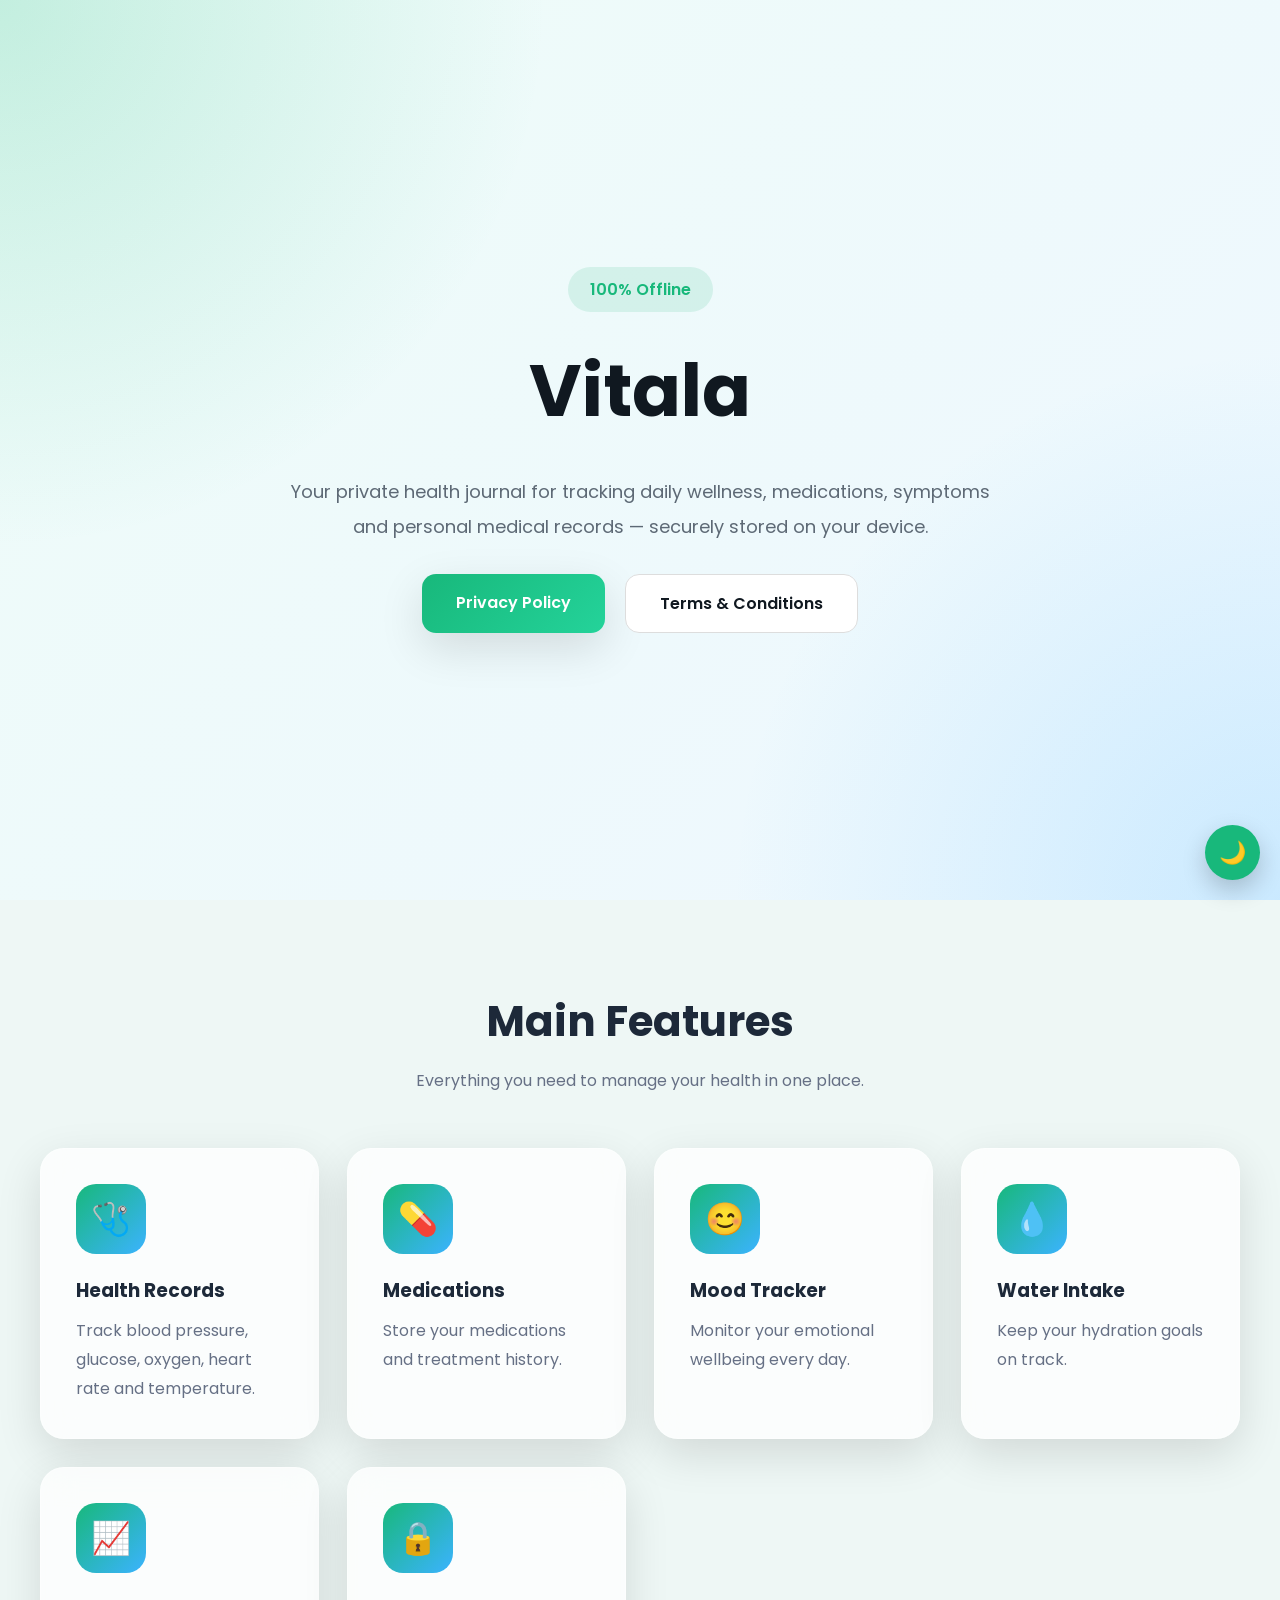
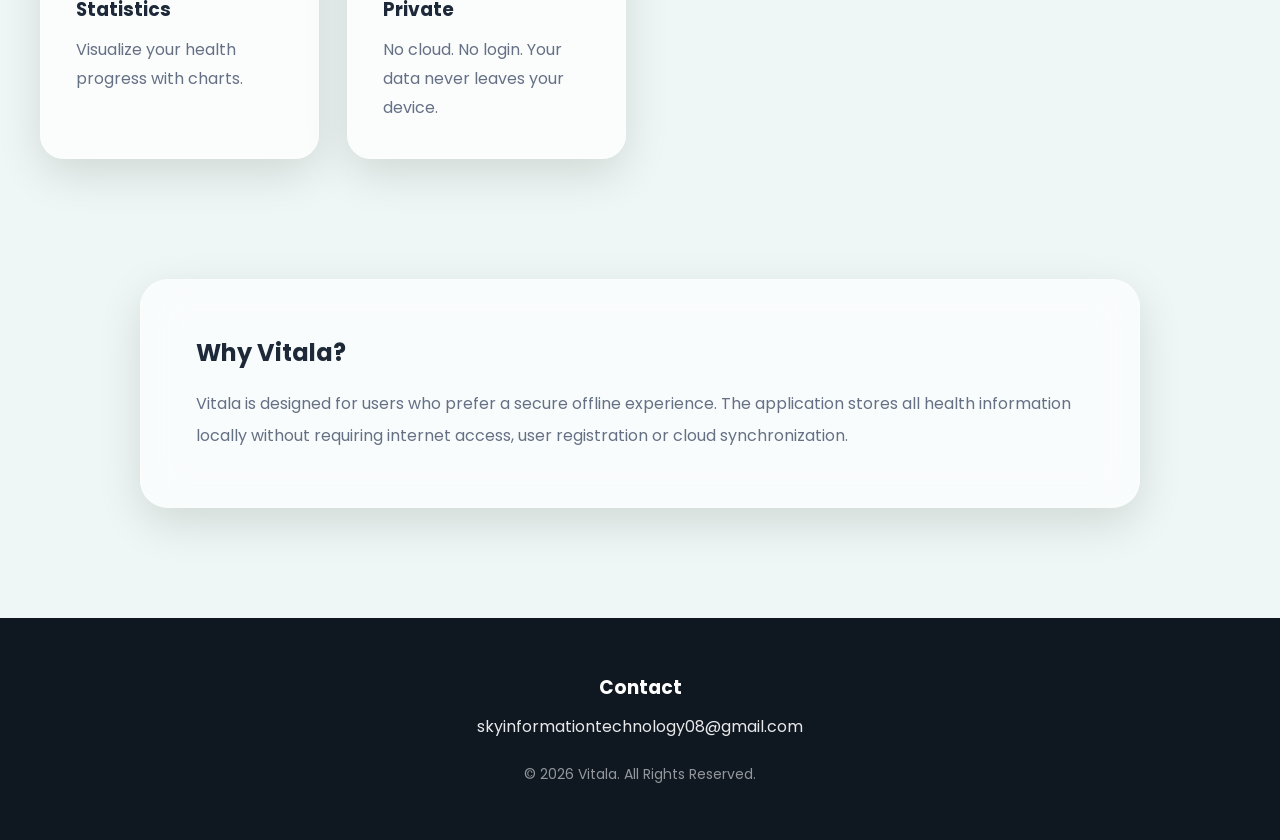
<file: docs/index.html>
<!DOCTYPE html>
<html lang="en">

<head>
    <meta charset="UTF-8">
    <meta name="viewport" content="width=device-width, initial-scale=1.0">
    <title>Vitala - Health Journal</title>

    <link rel="stylesheet" href="styles.css">

    <link rel="preconnect" href="https://fonts.googleapis.com">
    <link rel="preconnect" href="https://fonts.gstatic.com" crossorigin>

    <link href="https://fonts.googleapis.com/css2?family=Poppins:wght@300;400;500;600;700&display=swap"
          rel="stylesheet">
</head>

<body>

<div class="background"></div>

<header class="hero">

    <div class="hero-content">

        <span class="badge">100% Offline</span>

        <h1>Vitala</h1>

        <p>
            Your private health journal for tracking daily wellness,
            medications, symptoms and personal medical records —
            securely stored on your device.
        </p>

        <div class="hero-buttons">

            <a href="privacy-policy.html" class="primary-btn">
                Privacy Policy
            </a>

            <a href="terms-conditions.html" class="secondary-btn">
                Terms & Conditions
            </a>

        </div>

    </div>

</header>

<section class="features">

    <div class="section-title">
        <h2>Main Features</h2>
        <p>Everything you need to manage your health in one place.</p>
    </div>

    <div class="grid">

        <div class="card">
            <div class="icon">🩺</div>
            <h3>Health Records</h3>
            <p>Track blood pressure, glucose, oxygen, heart rate and temperature.</p>
        </div>

        <div class="card">
            <div class="icon">💊</div>
            <h3>Medications</h3>
            <p>Store your medications and treatment history.</p>
        </div>

        <div class="card">
            <div class="icon">😊</div>
            <h3>Mood Tracker</h3>
            <p>Monitor your emotional wellbeing every day.</p>
        </div>

        <div class="card">
            <div class="icon">💧</div>
            <h3>Water Intake</h3>
            <p>Keep your hydration goals on track.</p>
        </div>

        <div class="card">
            <div class="icon">📈</div>
            <h3>Statistics</h3>
            <p>Visualize your health progress with charts.</p>
        </div>

        <div class="card">
            <div class="icon">🔒</div>
            <h3>Private</h3>
            <p>No cloud. No login. Your data never leaves your device.</p>
        </div>

    </div>

</section>

<section class="info">

    <div class="glass-card">

        <h2>Why Vitala?</h2>

        <p>
            Vitala is designed for users who prefer a secure offline experience.
            The application stores all health information locally without requiring
            internet access, user registration or cloud synchronization.
        </p>

    </div>

</section>

<footer>

    <h3>Contact</h3>

    <p>
        skyinformationtechnology08@gmail.com
    </p>

    <p class="copyright">

        © 2026 Vitala. All Rights Reserved.

    </p>

</footer>

<script src="app.js"></script>

</body>

</html>
</file>
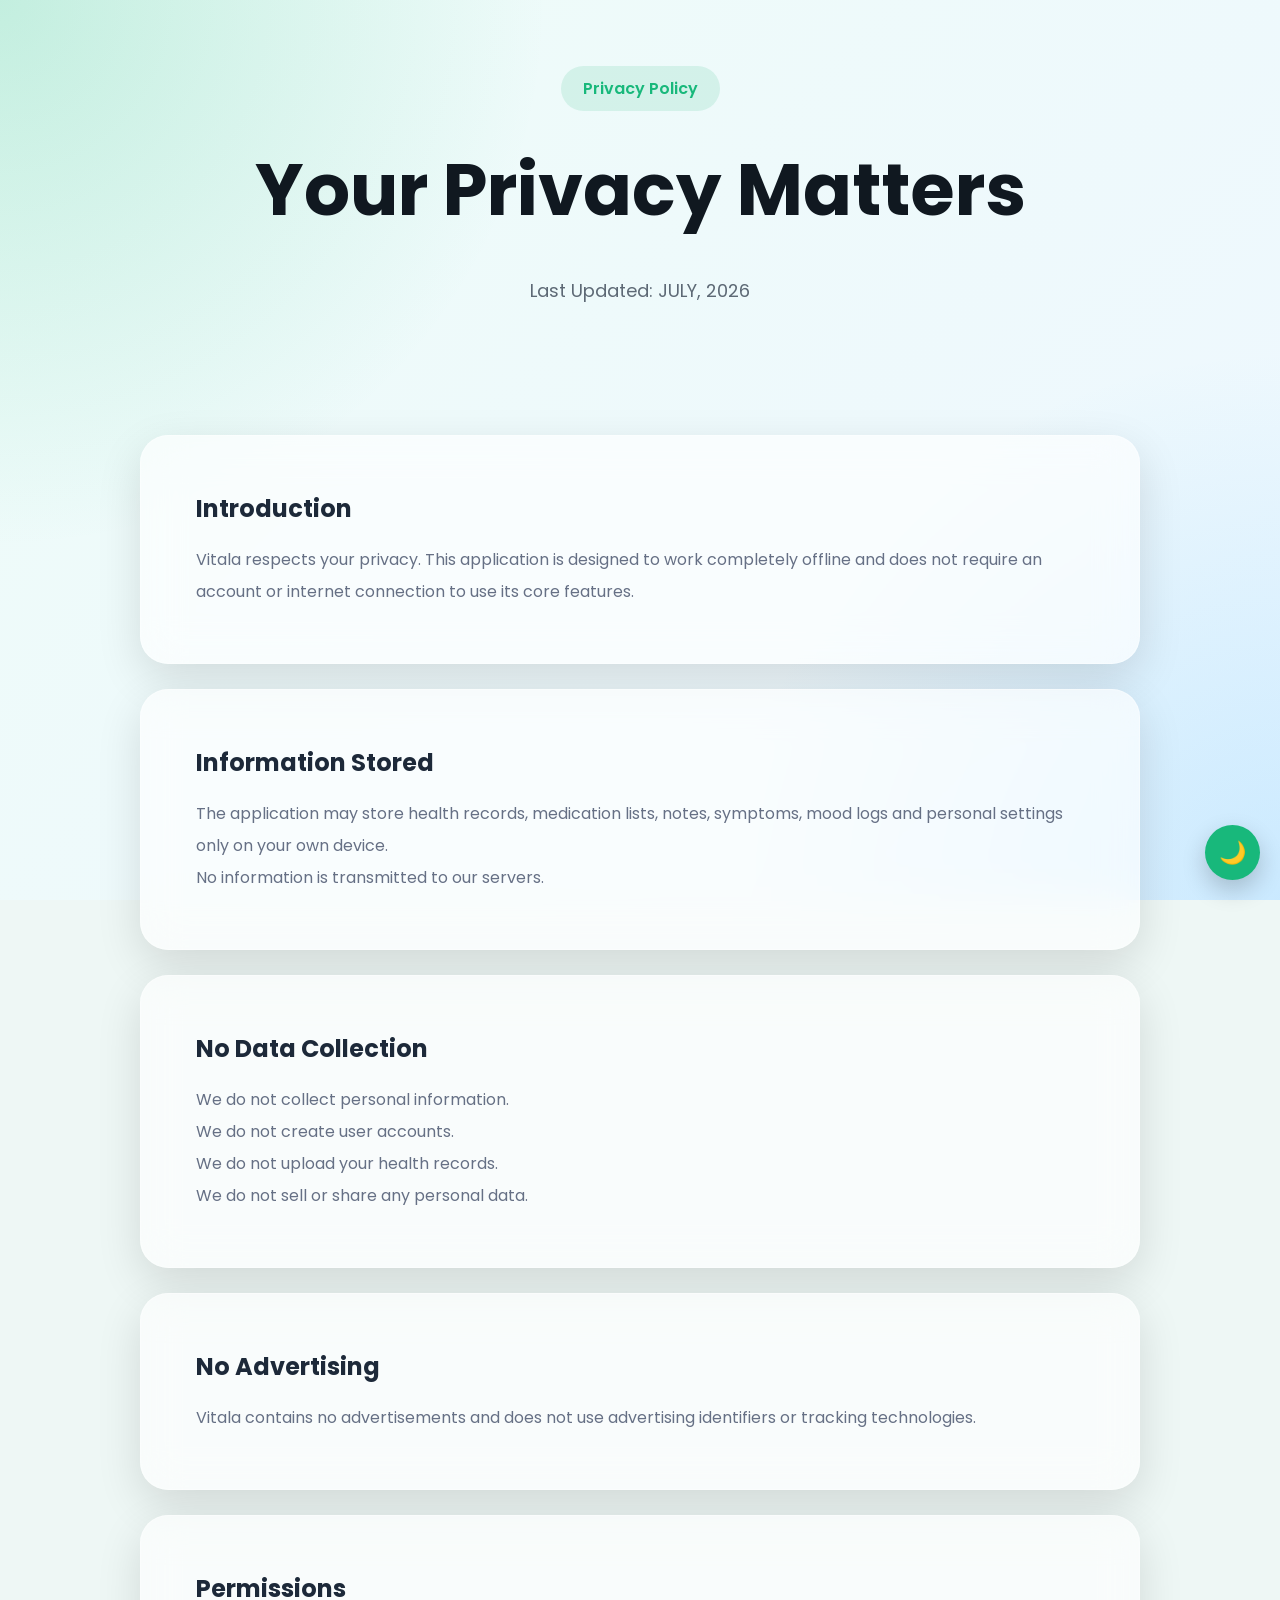
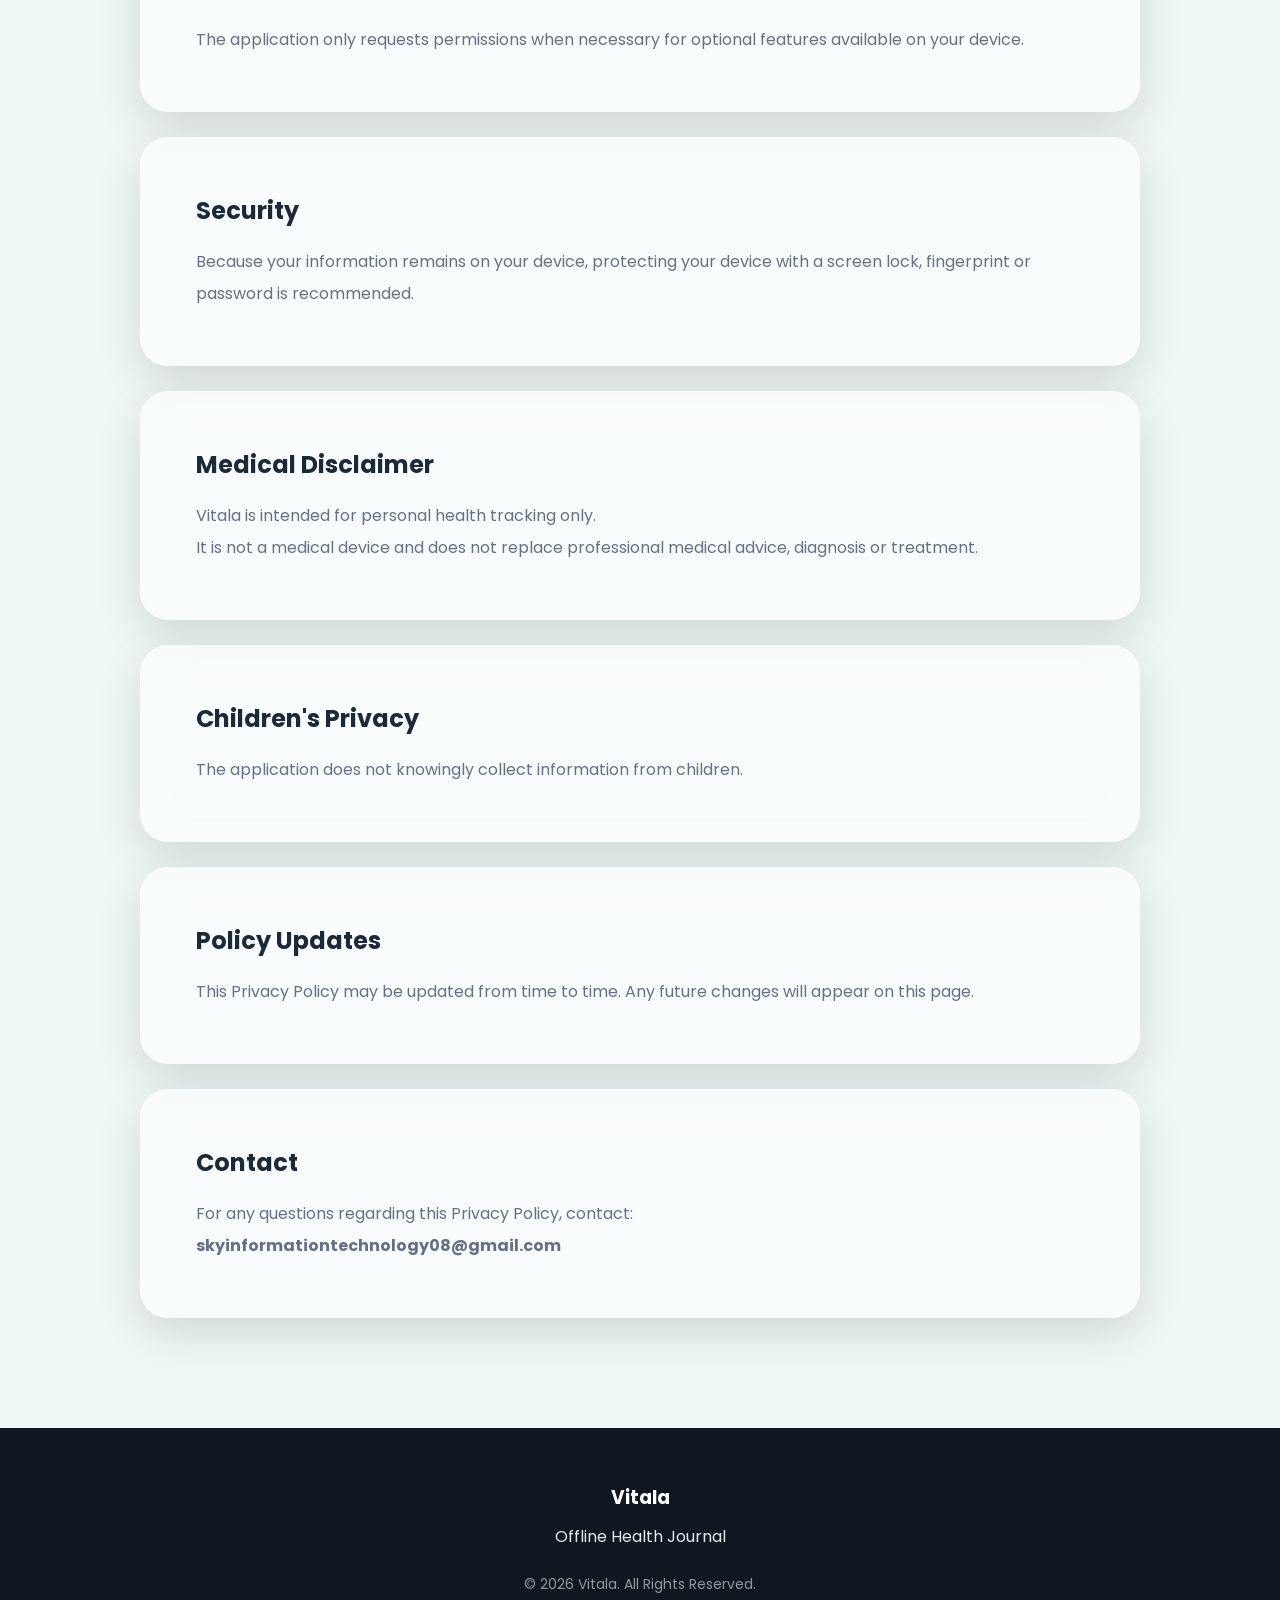
<file: docs/privacy-policy.html>
<!DOCTYPE html>
<html lang="en">

<head>
    <meta charset="UTF-8">
    <meta name="viewport" content="width=device-width, initial-scale=1.0">
    <title>Privacy Policy - Vitala</title>

    <link rel="stylesheet" href="styles.css">

    <link rel="preconnect" href="https://fonts.googleapis.com">
    <link href="https://fonts.googleapis.com/css2?family=Poppins:wght@300;400;500;600;700&display=swap"
          rel="stylesheet">
</head>

<body>

<div class="background"></div>

<section class="hero" style="min-height:45vh;">

    <div class="hero-content">

        <span class="badge">Privacy Policy</span>

        <h1>Your Privacy Matters</h1>

        <p>
            Last Updated: JULY, 2026
        </p>

    </div>

</section>

<section class="info">

    <div class="glass-card">

        <h2>Introduction</h2>

        <p>

            Vitala respects your privacy. This application is designed to work completely offline and does not require an account or internet connection to use its core features.

        </p>

    </div>

    <br>

    <div class="glass-card">

        <h2>Information Stored</h2>

        <p>

            The application may store health records, medication lists, notes, symptoms, mood logs and personal settings only on your own device.

        </p>

        <p>

            No information is transmitted to our servers.

        </p>

    </div>

    <br>

    <div class="glass-card">

        <h2>No Data Collection</h2>

        <p>

            We do not collect personal information.

        </p>

        <p>

            We do not create user accounts.

        </p>

        <p>

            We do not upload your health records.

        </p>

        <p>

            We do not sell or share any personal data.

        </p>

    </div>

    <br>

    <div class="glass-card">

        <h2>No Advertising</h2>

        <p>

            Vitala contains no advertisements and does not use advertising identifiers or tracking technologies.

        </p>

    </div>

    <br>

    <div class="glass-card">

        <h2>Permissions</h2>

        <p>

            The application only requests permissions when necessary for optional features available on your device.

        </p>

    </div>

    <br>

    <div class="glass-card">

        <h2>Security</h2>

        <p>

            Because your information remains on your device, protecting your device with a screen lock, fingerprint or password is recommended.

        </p>

    </div>

    <br>

    <div class="glass-card">

        <h2>Medical Disclaimer</h2>

        <p>

            Vitala is intended for personal health tracking only.

        </p>

        <p>

            It is not a medical device and does not replace professional medical advice, diagnosis or treatment.

        </p>

    </div>

    <br>

    <div class="glass-card">

        <h2>Children's Privacy</h2>

        <p>

            The application does not knowingly collect information from children.

        </p>

    </div>

    <br>

    <div class="glass-card">

        <h2>Policy Updates</h2>

        <p>

            This Privacy Policy may be updated from time to time. Any future changes will appear on this page.

        </p>

    </div>

    <br>

    <div class="glass-card">

        <h2>Contact</h2>

        <p>

            For any questions regarding this Privacy Policy, contact:

        </p>

        <p>

            <strong>skyinformationtechnology08@gmail.com</strong>

        </p>

    </div>

</section>

<footer>

    <h3>Vitala</h3>

    <p>Offline Health Journal</p>

    <p class="copyright">

        © 2026 Vitala. All Rights Reserved.

    </p>

</footer>

<script src="app.js"></script>

</body>

</html>
</file>
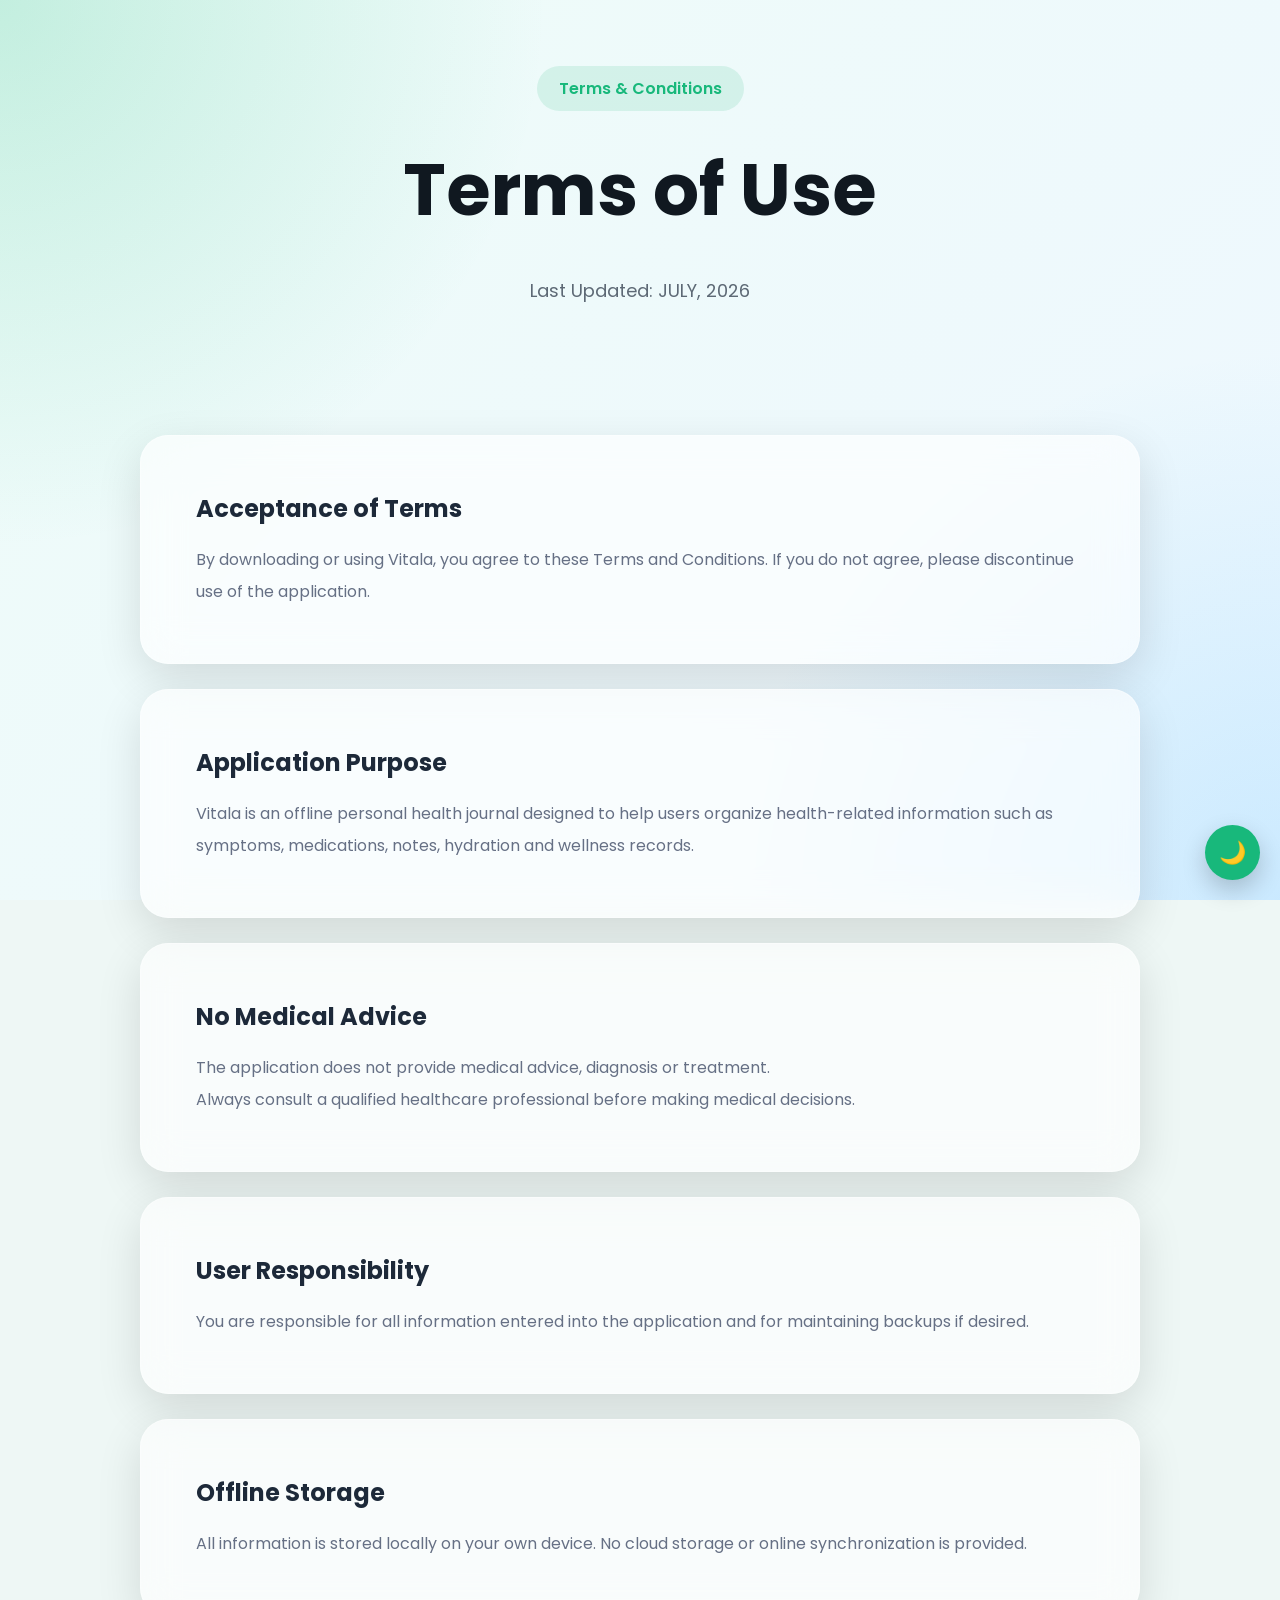
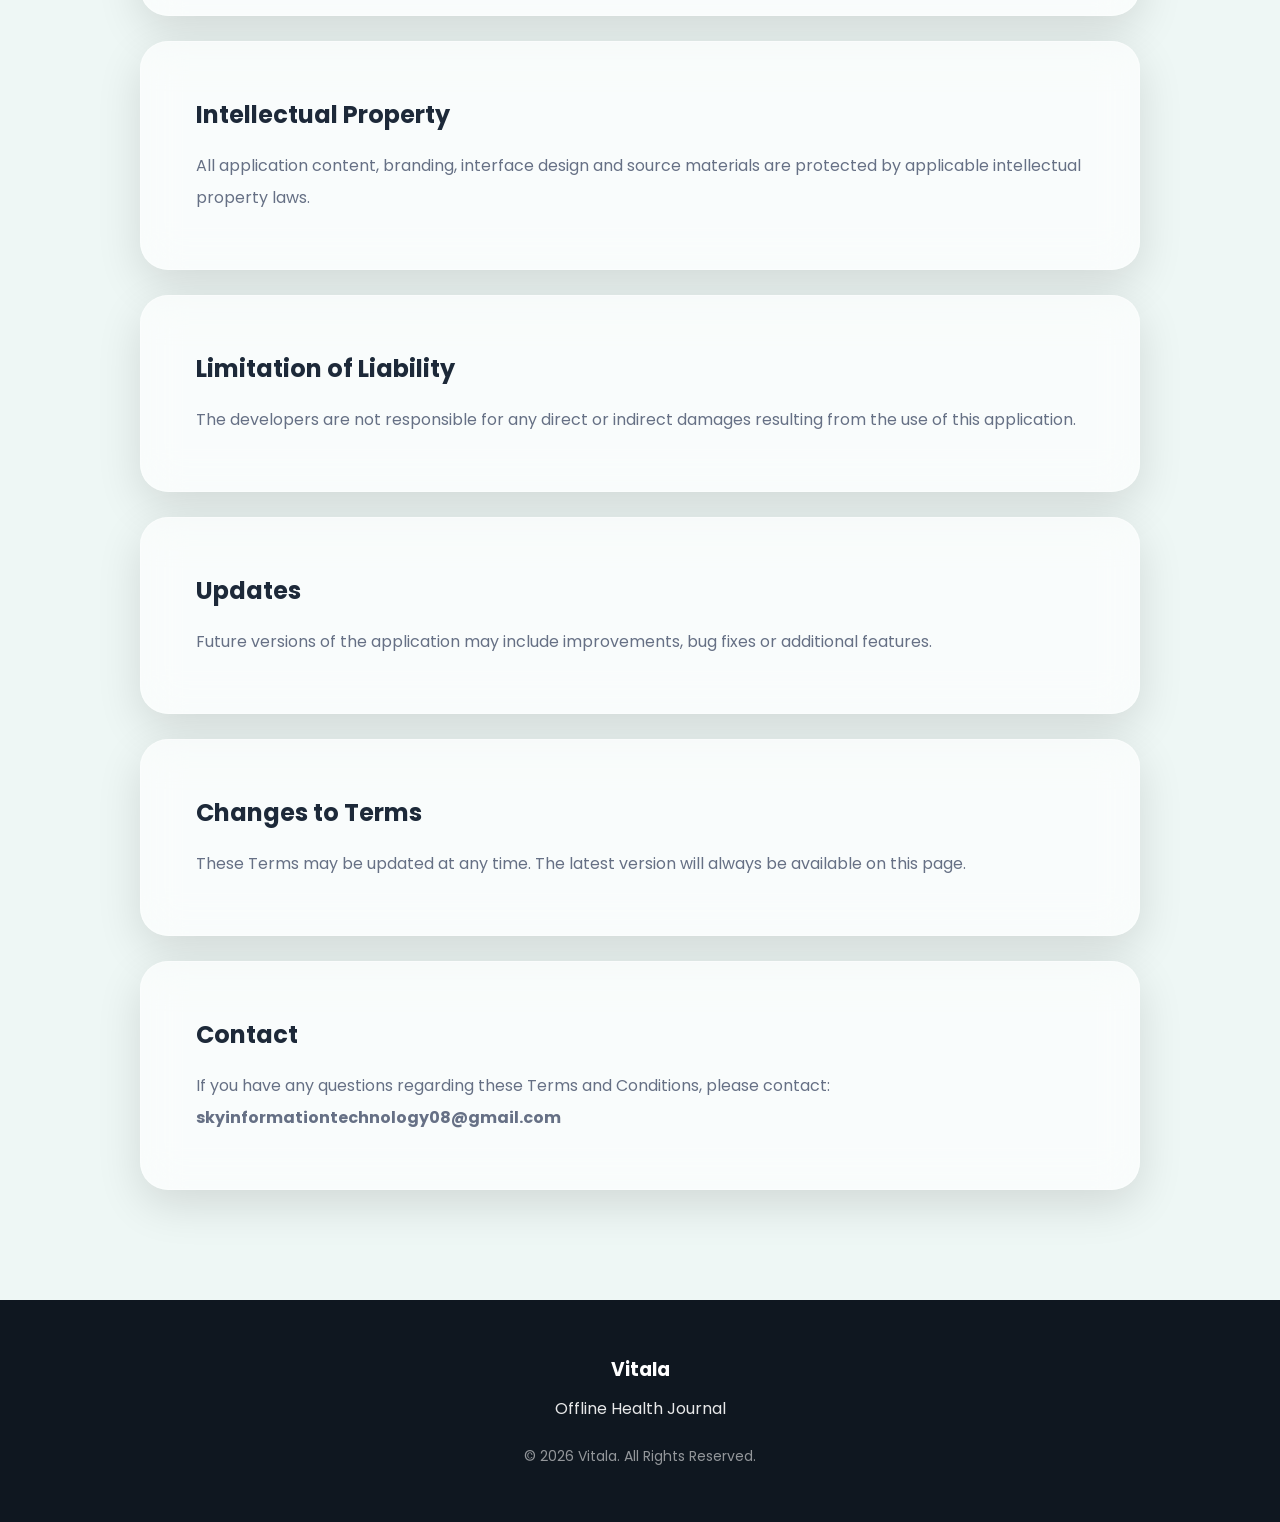
<file: docs/terms-conditions.html>
<!DOCTYPE html>
<html lang="en">

<head>
    <meta charset="UTF-8">
    <meta name="viewport" content="width=device-width, initial-scale=1.0">
    <title>Terms & Conditions - Vitala</title>

    <link rel="stylesheet" href="styles.css">

    <link rel="preconnect" href="https://fonts.googleapis.com">
    <link href="https://fonts.googleapis.com/css2?family=Poppins:wght@300;400;500;600;700&display=swap"
          rel="stylesheet">
</head>

<body>

<div class="background"></div>

<section class="hero" style="min-height:45vh;">

    <div class="hero-content">

        <span class="badge">Terms & Conditions</span>

        <h1>Terms of Use</h1>

        <p>
            Last Updated: JULY, 2026
        </p>

    </div>

</section>

<section class="info">

    <div class="glass-card">

        <h2>Acceptance of Terms</h2>

        <p>

            By downloading or using Vitala, you agree to these Terms and Conditions. If you do not agree, please discontinue use of the application.

        </p>

    </div>

    <br>

    <div class="glass-card">

        <h2>Application Purpose</h2>

        <p>

            Vitala is an offline personal health journal designed to help users organize health-related information such as symptoms, medications, notes, hydration and wellness records.

        </p>

    </div>

    <br>

    <div class="glass-card">

        <h2>No Medical Advice</h2>

        <p>

            The application does not provide medical advice, diagnosis or treatment.

        </p>

        <p>

            Always consult a qualified healthcare professional before making medical decisions.

        </p>

    </div>

    <br>

    <div class="glass-card">

        <h2>User Responsibility</h2>

        <p>

            You are responsible for all information entered into the application and for maintaining backups if desired.

        </p>

    </div>

    <br>

    <div class="glass-card">

        <h2>Offline Storage</h2>

        <p>

            All information is stored locally on your own device.

            No cloud storage or online synchronization is provided.

        </p>

    </div>

    <br>

    <div class="glass-card">

        <h2>Intellectual Property</h2>

        <p>

            All application content, branding, interface design and source materials are protected by applicable intellectual property laws.

        </p>

    </div>

    <br>

    <div class="glass-card">

        <h2>Limitation of Liability</h2>

        <p>

            The developers are not responsible for any direct or indirect damages resulting from the use of this application.

        </p>

    </div>

    <br>

    <div class="glass-card">

        <h2>Updates</h2>

        <p>

            Future versions of the application may include improvements, bug fixes or additional features.

        </p>

    </div>

    <br>

    <div class="glass-card">

        <h2>Changes to Terms</h2>

        <p>

            These Terms may be updated at any time.

            The latest version will always be available on this page.

        </p>

    </div>

    <br>

    <div class="glass-card">

        <h2>Contact</h2>

        <p>

            If you have any questions regarding these Terms and Conditions, please contact:

        </p>

        <p>

            <strong>skyinformationtechnology08@gmail.com</strong>

        </p>

    </div>

</section>

<footer>

    <h3>Vitala</h3>

    <p>Offline Health Journal</p>

    <p class="copyright">

        © 2026 Vitala. All Rights Reserved.

    </p>

</footer>

<script src="app.js"></script>

</body>

</html>
</file>
<file: docs/styles.css>
*{
    margin:0;
    padding:0;
    box-sizing:border-box;
}

:root{

    --primary:#18b87b;
    --secondary:#3bb3ff;
    --dark:#101820;
    --card:rgba(255,255,255,.75);
    --border:rgba(255,255,255,.35);
    --text:#1d2939;
    --shadow:0 15px 45px rgba(0,0,0,.12);

}

body{

    font-family:'Poppins',sans-serif;
    color:var(--text);
    background:#eef7f5;
    overflow-x:hidden;

}

.background{

    position:fixed;
    inset:0;

    background:
    radial-gradient(circle at top left,#18b87b33,transparent 35%),
    radial-gradient(circle at bottom right,#3bb3ff33,transparent 35%),
    linear-gradient(135deg,#eefcf8,#eef7ff);

    z-index:-2;

}

.hero{

    min-height:100vh;

    display:flex;
    justify-content:center;
    align-items:center;

    text-align:center;

    padding:60px 25px;

}

.hero-content{

    width:100%;
    max-width:850px;

}

.badge{

    display:inline-block;

    padding:10px 22px;

    border-radius:50px;

    background:#18b87b20;

    color:var(--primary);

    font-weight:600;

    margin-bottom:25px;

}

.hero h1{

    font-size:72px;

    font-weight:700;

    color:var(--dark);

}

.hero p{

    margin:30px auto;

    max-width:700px;

    line-height:1.9;

    font-size:18px;

    color:#5d6975;

}

.hero-buttons{

    display:flex;

    justify-content:center;

    flex-wrap:wrap;

    gap:20px;

}

.primary-btn,
.secondary-btn{

    text-decoration:none;

    padding:16px 34px;

    border-radius:14px;

    transition:.35s;

    font-weight:600;

}

.primary-btn{

    background:linear-gradient(135deg,#18b87b,#24d39a);

    color:white;

    box-shadow:var(--shadow);

}

.primary-btn:hover{

    transform:translateY(-4px);

}

.secondary-btn{

    background:white;

    color:var(--dark);

    border:1px solid #ddd;

}

.secondary-btn:hover{

    background:#f5f5f5;

}

.features{

    padding:90px 25px;

}

.section-title{

    text-align:center;

    margin-bottom:55px;

}

.section-title h2{

    font-size:42px;

    margin-bottom:15px;

}

.section-title p{

    color:#667085;

}

.grid{

    display:grid;

    grid-template-columns:repeat(auto-fit,minmax(260px,1fr));

    gap:28px;

    max-width:1200px;

    margin:auto;

}

.card{

    background:var(--card);

    backdrop-filter:blur(16px);

    border:1px solid var(--border);

    border-radius:24px;

    padding:35px;

    transition:.35s;

    box-shadow:var(--shadow);

}

.card:hover{

    transform:translateY(-10px);

}

.icon{

    width:70px;

    height:70px;

    display:flex;

    justify-content:center;

    align-items:center;

    font-size:32px;

    border-radius:20px;

    background:linear-gradient(135deg,#18b87b,#3bb3ff);

    margin-bottom:22px;

}

.card h3{

    margin-bottom:12px;

}

.card p{

    color:#667085;

    line-height:1.8;

}

.info{

    padding:30px;

}

.glass-card{

    max-width:1000px;

    margin:auto;

    padding:55px;

    border-radius:28px;

    background:rgba(255,255,255,.65);

    backdrop-filter:blur(20px);

    border:1px solid rgba(255,255,255,.35);

    box-shadow:var(--shadow);

}

.glass-card h2{

    margin-bottom:18px;

}

.glass-card p{

    line-height:2;

    color:#667085;

}

footer{

    margin-top:80px;

    padding:55px 20px;

    text-align:center;

    background:#0f1720;

    color:white;

}

footer h3{

    margin-bottom:12px;

}

footer p{

    opacity:.9;

    margin-top:8px;

}

.copyright{

    margin-top:25px;

    opacity:.55;

    font-size:14px;

}

@keyframes fadeUp{

    from{

        opacity:0;

        transform:translateY(40px);

    }

    to{

        opacity:1;

        transform:translateY(0);

    }

}

.hero-content,
.card,
.glass-card{

    animation:fadeUp .8s ease;

}

@media(max-width:768px){

.hero h1{

font-size:48px;

}

.hero p{

font-size:16px;

}

.section-title h2{

font-size:30px;

}

.hero-buttons{

flex-direction:column;

}

.primary-btn,
.secondary-btn{

width:100%;

}

.glass-card{

padding:30px;

}

}
</file>
